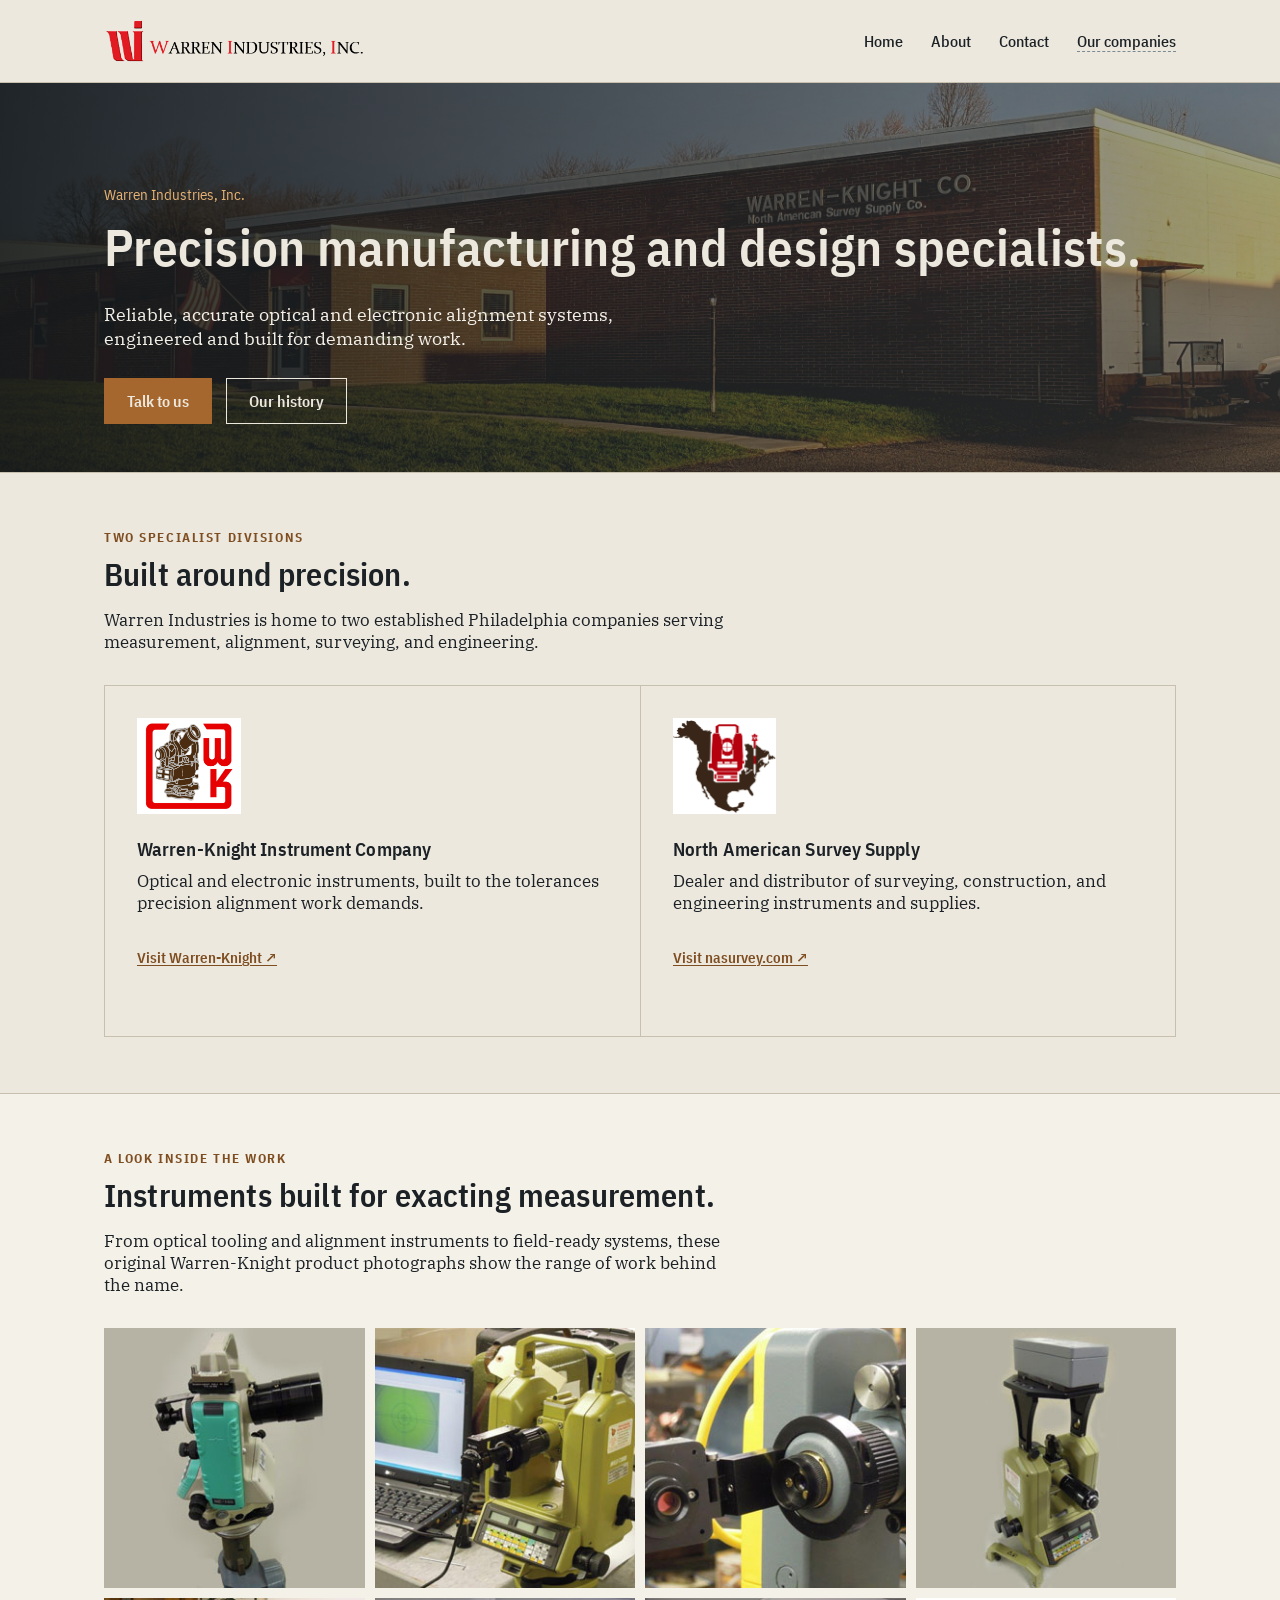
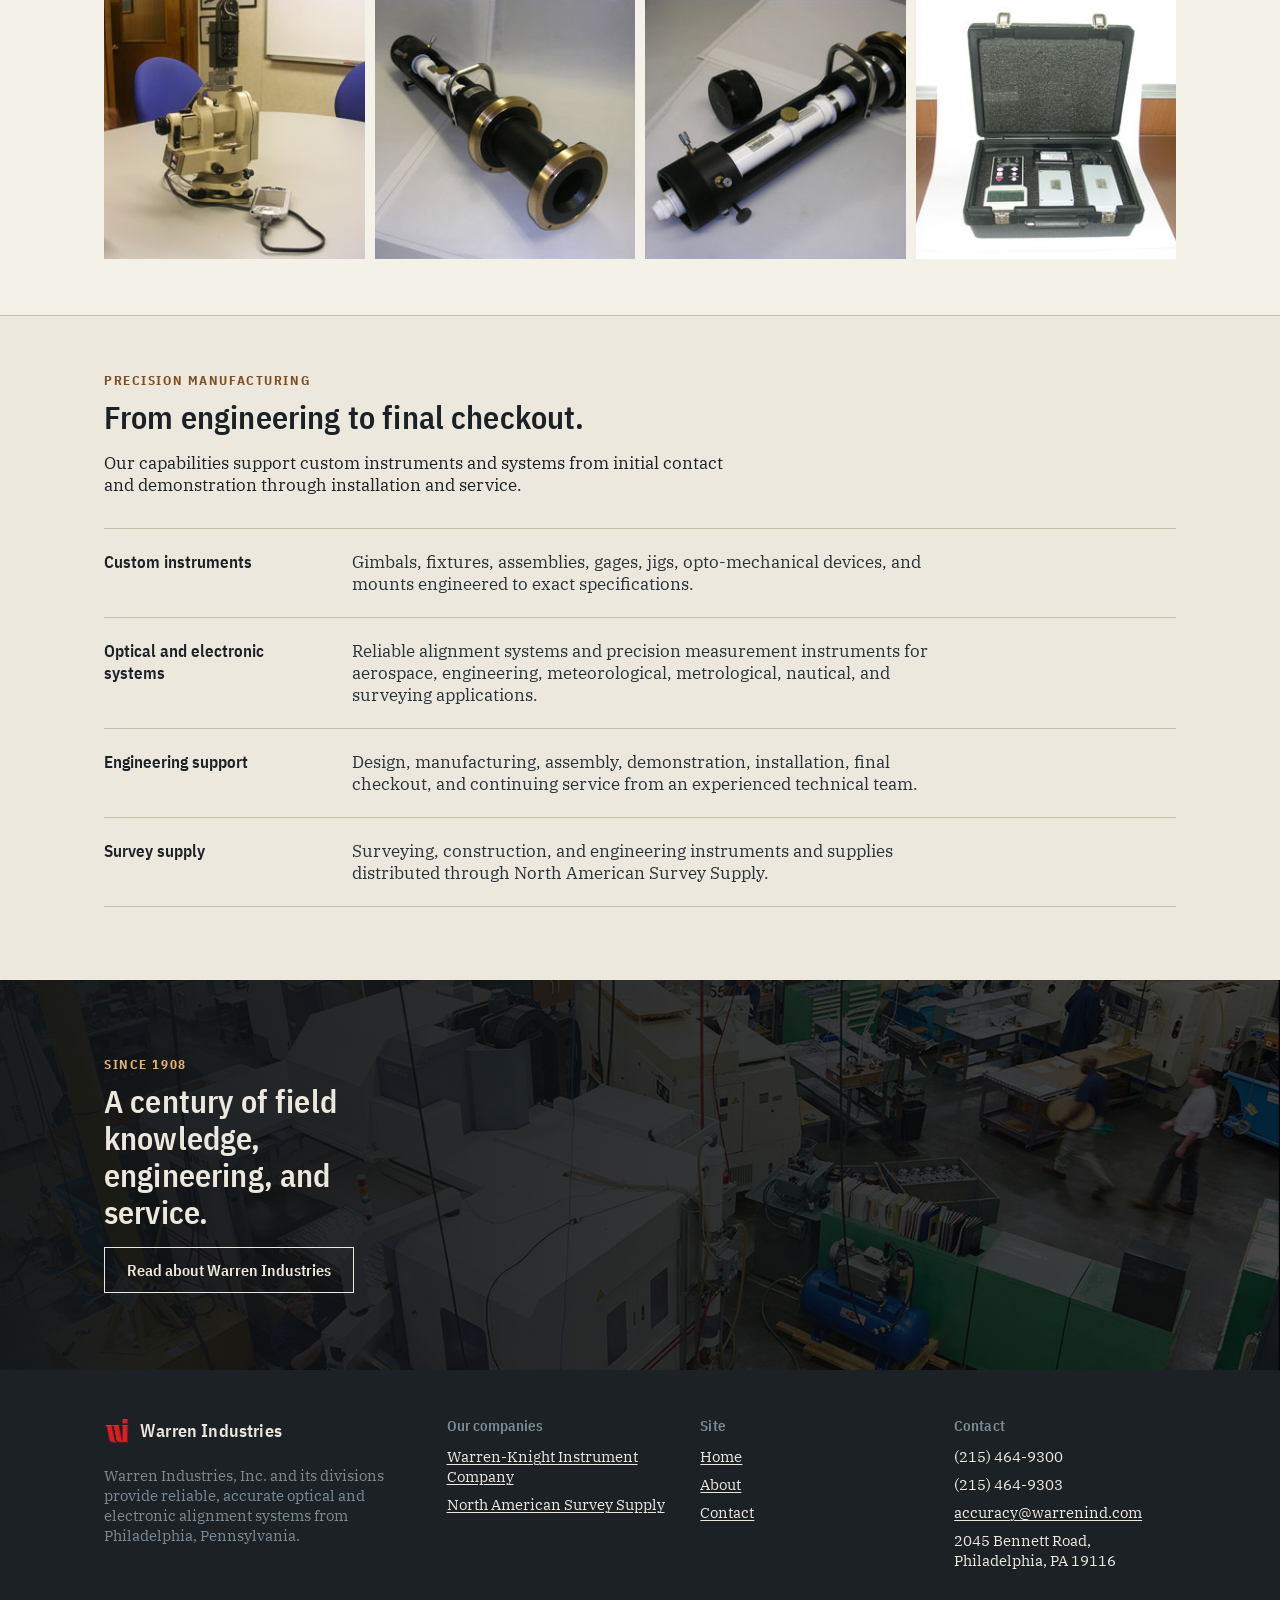
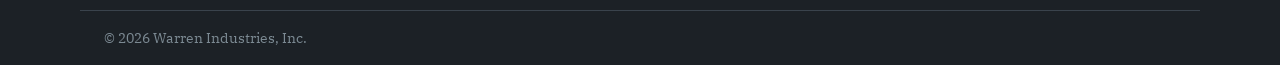
<file: index.html>
<!doctype html>
<html lang="en">
<head>
  <meta charset="utf-8">
  <meta name="viewport" content="width=device-width, initial-scale=1">
  <title>Home · Warren Industries, Inc.</title>
  <meta name="description" content="Warren Industries designs and manufactures precision alignment systems and optical and electronic instruments.">
  <link rel="canonical" href="https://warrenind.com/">
  <meta name="theme-color" content="#1c2126">
  <meta property="og:type" content="website">
  <meta property="og:site_name" content="Warren Industries, Inc.">
  <meta property="og:title" content="Home · Warren Industries, Inc.">
  <meta property="og:description" content="Warren Industries designs and manufactures precision alignment systems and optical and electronic instruments.">
  <meta property="og:url" content="https://warrenind.com/">
  <link rel="icon" href="/images/original/wilogo-trans.png" type="image/png">
  <link rel="preconnect" href="https://fonts.googleapis.com">
  <link rel="preconnect" href="https://fonts.gstatic.com" crossorigin>
  <link href="https://fonts.googleapis.com/css2?family=IBM+Plex+Sans+Condensed:wght@500;600;700&family=IBM+Plex+Serif:ital,wght@0,400;0,500;1,400&display=swap" rel="stylesheet">
  <link rel="stylesheet" href="/css/style.css">
</head>
<body>
  <header class="site-header">
  <div class="wrap site-header__row">
    <a class="brand" href="/">
      <img class="brand__wordmark" src="/images/original/WI-top-logo&text.png" alt="Warren Industries, Inc.">
    </a>

    <nav class="site-nav" aria-label="Primary">
      <ul>
        
        <li><a href="/">Home</a></li>
        
        <li><a href="/about/">About</a></li>
        
        <li><a href="/contact/">Contact</a></li>
        
        <li class="site-nav__divisions">
          <span class="site-nav__divisions-label" tabindex="0">Our companies</span>
          <ul class="site-nav__submenu">
            
            <li><a href="https://www.warrenknight.com" target="_blank" rel="noopener">Warren-Knight Instrument Company</a></li>
            
            <li><a href="https://www.nasurvey.com" target="_blank" rel="noopener">North American Survey Supply</a></li>
            
          </ul>
        </li>
      </ul>
    </nav>
  </div>
</header>

  <main>
    <section class="page-hero page-hero--image">
  <img src="/images/original/facility-20221208_1246.jpg" alt="Warren-Knight Instrument Company facility in Philadelphia">
  <div class="wrap">
    <p class="hero__eyebrow">Warren Industries, Inc.</p>
    <h1>Precision manufacturing and design specialists.</h1>
    <p class="lede">Reliable, accurate optical and electronic alignment systems, engineered and built for demanding work.</p>
    <div class="hero__actions">
      <a class="btn btn--brass" href="/contact/">Talk to us</a>
      <a class="btn btn--light" href="/about/">Our history</a>
    </div>
  </div>
</section>

<section class="section">
  <div class="wrap">
    <div class="section__intro">
      <p class="section__kicker">Two specialist divisions</p>
      <h2>Built around precision.</h2>
      <p>Warren Industries is home to two established Philadelphia companies serving measurement, alignment, surveying, and engineering.</p>
    </div>
    <div class="divisions divisions--visual">
      <article class="division">
        <img src="/images/original/warren-knight-logo.jpg" alt="Warren-Knight Instrument Company logo">
        <h3 class="division__name">Warren-Knight Instrument Company</h3>
        <p>Optical and electronic instruments, built to the tolerances precision alignment work demands.</p>
        <a class="division__link" href="https://www.warrenknight.com" target="_blank" rel="noopener">Visit Warren-Knight &#8599;</a>
      </article>
      <article class="division">
        <img src="/images/original/nass-logo.png" alt="North American Survey Supply logo">
        <h3 class="division__name">North American Survey Supply</h3>
        <p>Dealer and distributor of surveying, construction, and engineering instruments and supplies.</p>
        <a class="division__link" href="https://www.nasurvey.com" target="_blank" rel="noopener">Visit nasurvey.com &#8599;</a>
      </article>
    </div>
  </div>
</section>

<section class="section section--gallery">
  <div class="wrap">
    <div class="section__intro">
      <p class="section__kicker">A look inside the work</p>
      <h2>Instruments built for exacting measurement.</h2>
      <p>From optical tooling and alignment instruments to field-ready systems, these original Warren-Knight product photographs show the range of work behind the name.</p>
    </div>
    <div class="image-grid">
      <figure class="image-grid__item">
        <img src="/images/original/feat-1.jpg" alt="Precision surveying instrument">
      </figure>
      <figure class="image-grid__item">
        <img src="/images/original/feat-2.jpg" alt="Surveying instrument aligned with a computer display">
      </figure>
      <figure class="image-grid__item">
        <img src="/images/original/feat-3.jpg" alt="Optical measurement equipment">
      </figure>
      <figure class="image-grid__item">
        <img src="/images/original/feat-4.jpg" alt="Precision instrument on a tripod">
      </figure>
      <figure class="image-grid__item">
        <img src="/images/original/feat-5.jpg" alt="Survey instrument in a meeting room">
      </figure>
      <figure class="image-grid__item">
        <img src="/images/original/feat-6.jpg" alt="Optical alignment assembly">
      </figure>
      <figure class="image-grid__item">
        <img src="/images/original/feat-7.jpg" alt="Instrument assembly with optical housing">
      </figure>
      <figure class="image-grid__item">
        <img src="/images/original/feat-8.jpg" alt="Survey instrument accessories and case">
      </figure>
    </div>
  </div>
</section>


<section class="section">
  <div class="wrap">
    <div class="section__intro">
      <p class="section__kicker">Precision manufacturing</p>
      <h2>From engineering to final checkout.</h2>
      <p>Our capabilities support custom instruments and systems from initial contact and demonstration through installation and service.</p>
    </div>
    <dl class="datasheet">
      <div class="datasheet__row">
        <dt>Custom instruments</dt>
        <dd>Gimbals, fixtures, assemblies, gages, jigs, opto-mechanical devices, and mounts engineered to exact specifications.</dd>
      </div>
      <div class="datasheet__row">
        <dt>Optical and electronic systems</dt>
        <dd>Reliable alignment systems and precision measurement instruments for aerospace, engineering, meteorological, metrological, nautical, and surveying applications.</dd>
      </div>
      <div class="datasheet__row">
        <dt>Engineering support</dt>
        <dd>Design, manufacturing, assembly, demonstration, installation, final checkout, and continuing service from an experienced technical team.</dd>
      </div>
      <div class="datasheet__row">
        <dt>Survey supply</dt>
        <dd>Surveying, construction, and engineering instruments and supplies distributed through North American Survey Supply.</dd>
      </div>
    </dl>
  </div>
</section>

<section class="image-band">
  <img src="/images/original/manufacturing-floor.jpg" alt="Warren Industries manufacturing floor with precision machining equipment">
  <div class="wrap image-band__content">
    <p class="section__kicker">Since 1908</p>
    <h2>A century of field knowledge, engineering, and service.</h2>
    <a class="btn btn--light" href="/about/">Read about Warren Industries</a>
  </div>
</section>

  </main>
  <footer class="site-footer">
  <div class="wrap site-footer__grid">
    <div>
      <div class="brand brand--footer">
        <img class="brand__mark" src="/images/original/wilogo-trans.png" alt="">
        <span class="brand__name">Warren Industries</span>
      </div>
      <p class="site-footer__about">
        Warren Industries, Inc. and its divisions provide reliable, accurate optical
        and electronic alignment systems from Philadelphia, Pennsylvania.
      </p>
    </div>

    <div>
      <h2 class="site-footer__heading">Our companies</h2>
      <ul class="site-footer__list">
        
        <li><a href="https://www.warrenknight.com" target="_blank" rel="noopener">Warren-Knight Instrument Company</a></li>
        
        <li><a href="https://www.nasurvey.com" target="_blank" rel="noopener">North American Survey Supply</a></li>
        
      </ul>
    </div>

    <div>
      <h2 class="site-footer__heading">Site</h2>
      <ul class="site-footer__list">
        
        <li><a href="/">Home</a></li>
        
        <li><a href="/about/">About</a></li>
        
        <li><a href="/contact/">Contact</a></li>
        
      </ul>
    </div>

    <div>
      <h2 class="site-footer__heading">Contact</h2>
      <ul class="site-footer__list">
        <li>(215) 464-9300</li>
        <li>(215) 464-9303</li>
        <li><a href="mailto:accuracy@warrenind.com">accuracy@warrenind.com</a></li>
        <li>2045 Bennett Road, Philadelphia, PA 19116</li>
      </ul>
    </div>
  </div>

  <div class="wrap site-footer__bottom">
    <span>&copy; 2026 Warren Industries, Inc.</span>
  </div>
</footer>

</body>
</html>
</file>
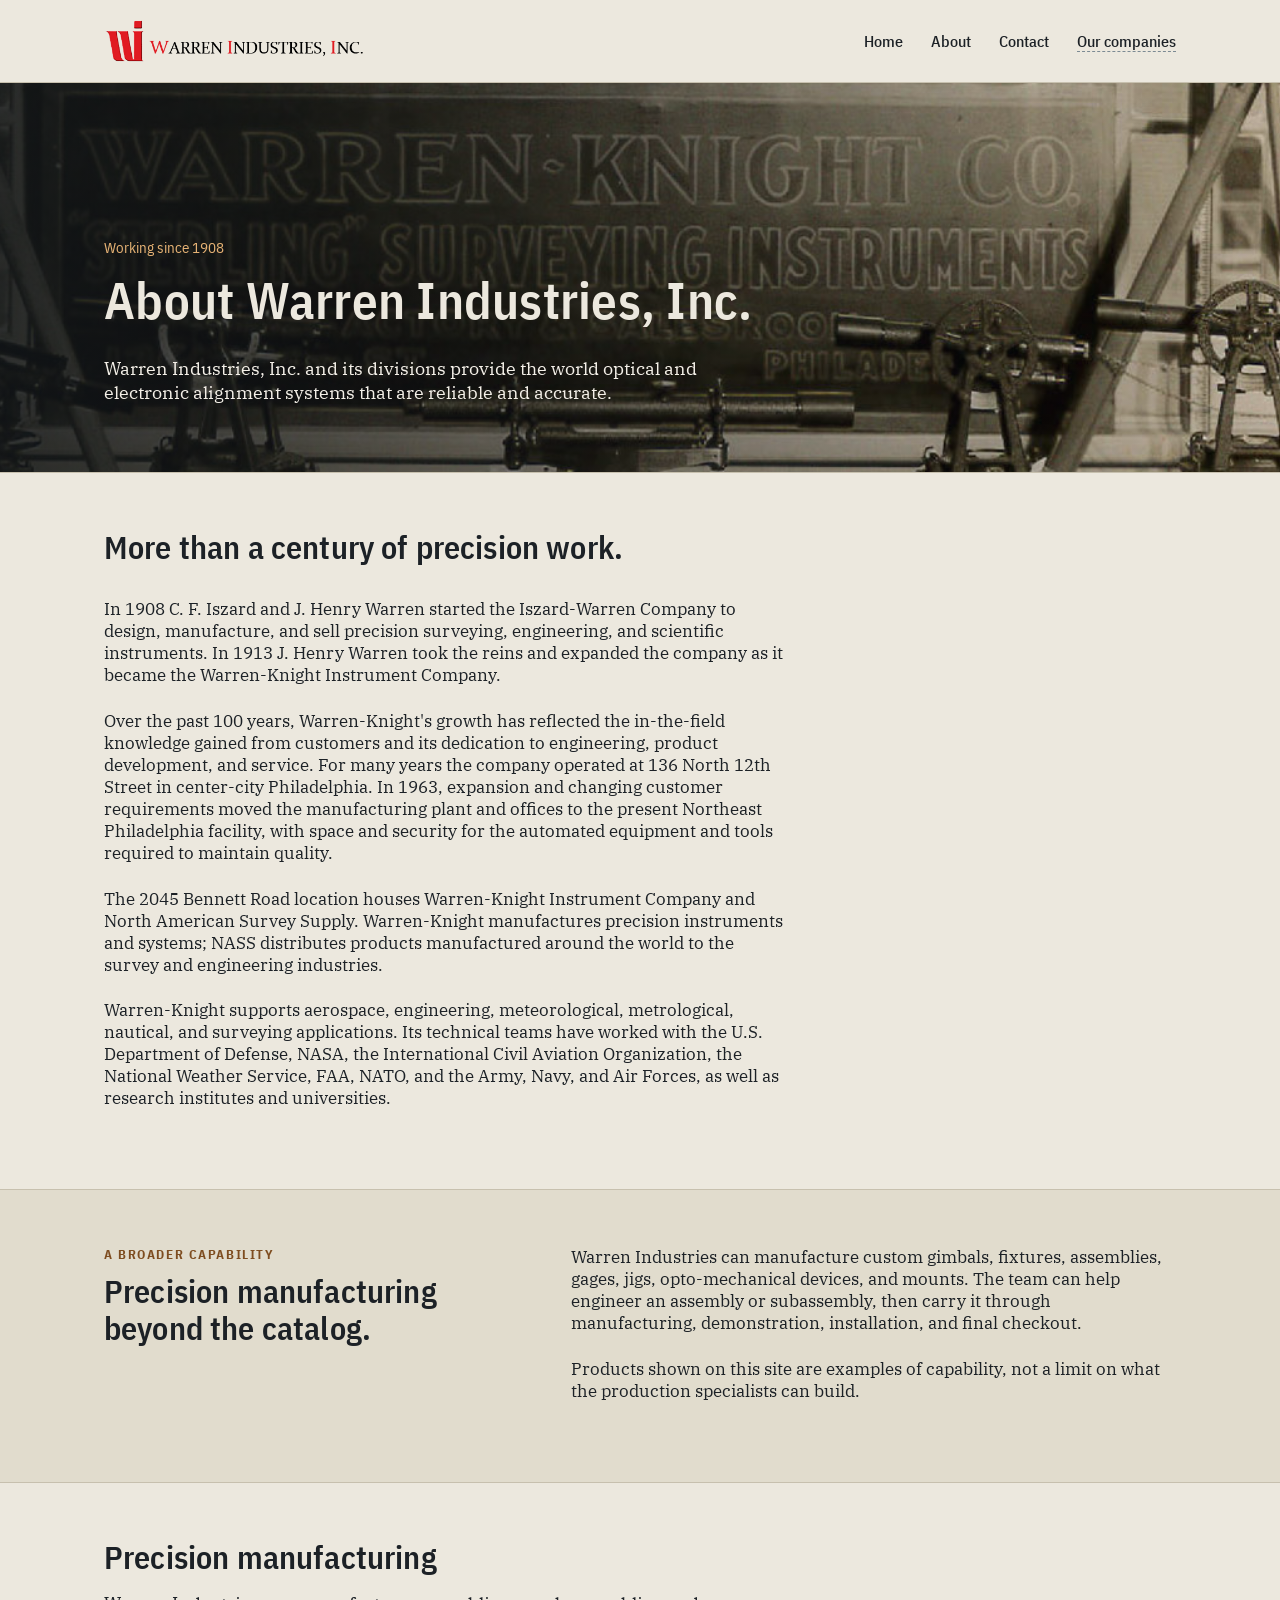
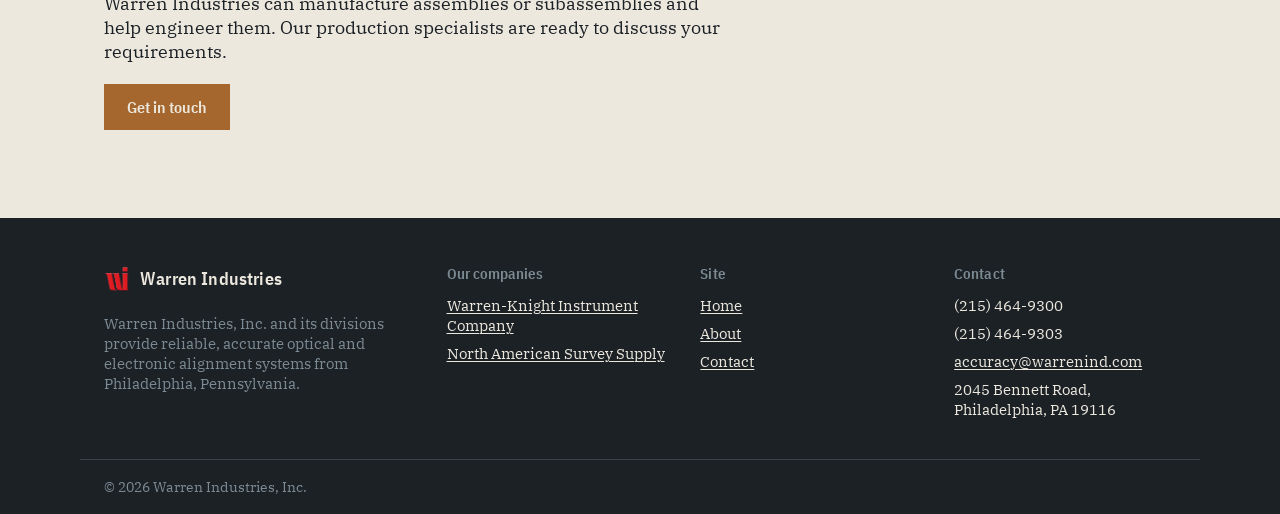
<file: about/index.html>
<!doctype html>
<html lang="en">
<head>
  <meta charset="utf-8">
  <meta name="viewport" content="width=device-width, initial-scale=1">
  <title>About · Warren Industries, Inc.</title>
  <meta name="description" content="About Warren Industries, Inc. and its divisions.">
  <link rel="canonical" href="https://warrenind.com/about/">
  <meta name="theme-color" content="#1c2126">
  <meta property="og:type" content="website">
  <meta property="og:site_name" content="Warren Industries, Inc.">
  <meta property="og:title" content="About · Warren Industries, Inc.">
  <meta property="og:description" content="About Warren Industries, Inc. and its divisions.">
  <meta property="og:url" content="https://warrenind.com/about/">
  <link rel="icon" href="/images/original/wilogo-trans.png" type="image/png">
  <link rel="preconnect" href="https://fonts.googleapis.com">
  <link rel="preconnect" href="https://fonts.gstatic.com" crossorigin>
  <link href="https://fonts.googleapis.com/css2?family=IBM+Plex+Sans+Condensed:wght@500;600;700&family=IBM+Plex+Serif:ital,wght@0,400;0,500;1,400&display=swap" rel="stylesheet">
  <link rel="stylesheet" href="/css/style.css">
</head>
<body>
  <header class="site-header">
  <div class="wrap site-header__row">
    <a class="brand" href="/">
      <img class="brand__wordmark" src="/images/original/WI-top-logo&text.png" alt="Warren Industries, Inc.">
    </a>

    <nav class="site-nav" aria-label="Primary">
      <ul>
        
        <li><a href="/">Home</a></li>
        
        <li><a href="/about/">About</a></li>
        
        <li><a href="/contact/">Contact</a></li>
        
        <li class="site-nav__divisions">
          <span class="site-nav__divisions-label" tabindex="0">Our companies</span>
          <ul class="site-nav__submenu">
            
            <li><a href="https://www.warrenknight.com" target="_blank" rel="noopener">Warren-Knight Instrument Company</a></li>
            
            <li><a href="https://www.nasurvey.com" target="_blank" rel="noopener">North American Survey Supply</a></li>
            
          </ul>
        </li>
      </ul>
    </nav>
  </div>
</header>

  <main>
    <section class="page-hero page-hero--image">
  <img src="/images/original/about-us-bg.jpg" alt="Historic Warren-Knight surveying instruments">
  <div class="wrap">
    <p class="hero__eyebrow">Working since 1908</p>
    <h1>About Warren Industries, Inc.</h1>
    <p class="lede">
      Warren Industries, Inc. and its divisions provide the world optical and electronic alignment systems that are reliable and accurate.
    </p>
  </div>
</section>

<section class="section">
  <div class="wrap">
    <div class="section__intro">
      <h2>More than a century of precision work.</h2>
    </div>
    <div class="prose">
      <p>In 1908 C. F. Iszard and J. Henry Warren started the Iszard-Warren Company to design, manufacture, and sell precision surveying, engineering, and scientific instruments. In 1913 J. Henry Warren took the reins and expanded the company as it became the Warren-Knight Instrument Company.</p>
      <p>Over the past 100 years, Warren-Knight's growth has reflected the in-the-field knowledge gained from customers and its dedication to engineering, product development, and service. For many years the company operated at 136 North 12th Street in center-city Philadelphia. In 1963, expansion and changing customer requirements moved the manufacturing plant and offices to the present Northeast Philadelphia facility, with space and security for the automated equipment and tools required to maintain quality.</p>
      <p>The 2045 Bennett Road location houses Warren-Knight Instrument Company and North American Survey Supply. Warren-Knight manufactures precision instruments and systems; NASS distributes products manufactured around the world to the survey and engineering industries.</p>
      <p>Warren-Knight supports aerospace, engineering, meteorological, metrological, nautical, and surveying applications. Its technical teams have worked with the U.S. Department of Defense, NASA, the International Civil Aviation Organization, the National Weather Service, FAA, NATO, and the Army, Navy, and Air Forces, as well as research institutes and universities.</p>
    </div>
  </div>
</section>

<section class="section section--muted">
  <div class="wrap split-section">
    <div>
      <p class="section__kicker">A broader capability</p>
      <h2>Precision manufacturing beyond the catalog.</h2>
    </div>
    <div class="prose">
      <p>Warren Industries can manufacture custom gimbals, fixtures, assemblies, gages, jigs, opto-mechanical devices, and mounts. The team can help engineer an assembly or subassembly, then carry it through manufacturing, demonstration, installation, and final checkout.</p>
      <p>Products shown on this site are examples of capability, not a limit on what the production specialists can build.</p>
    </div>
  </div>
</section>

<section class="section">
  <div class="wrap">
    <div class="section__intro">
      <h2>Precision manufacturing</h2>
      <p class="lede">Warren Industries can manufacture assemblies or subassemblies and help engineer them. Our production specialists are ready to discuss your requirements.</p>
      <a class="btn btn--brass" href="/contact/">Get in touch</a>
    </div>
  </div>
</section>

  </main>
  <footer class="site-footer">
  <div class="wrap site-footer__grid">
    <div>
      <div class="brand brand--footer">
        <img class="brand__mark" src="/images/original/wilogo-trans.png" alt="">
        <span class="brand__name">Warren Industries</span>
      </div>
      <p class="site-footer__about">
        Warren Industries, Inc. and its divisions provide reliable, accurate optical
        and electronic alignment systems from Philadelphia, Pennsylvania.
      </p>
    </div>

    <div>
      <h2 class="site-footer__heading">Our companies</h2>
      <ul class="site-footer__list">
        
        <li><a href="https://www.warrenknight.com" target="_blank" rel="noopener">Warren-Knight Instrument Company</a></li>
        
        <li><a href="https://www.nasurvey.com" target="_blank" rel="noopener">North American Survey Supply</a></li>
        
      </ul>
    </div>

    <div>
      <h2 class="site-footer__heading">Site</h2>
      <ul class="site-footer__list">
        
        <li><a href="/">Home</a></li>
        
        <li><a href="/about/">About</a></li>
        
        <li><a href="/contact/">Contact</a></li>
        
      </ul>
    </div>

    <div>
      <h2 class="site-footer__heading">Contact</h2>
      <ul class="site-footer__list">
        <li>(215) 464-9300</li>
        <li>(215) 464-9303</li>
        <li><a href="mailto:accuracy@warrenind.com">accuracy@warrenind.com</a></li>
        <li>2045 Bennett Road, Philadelphia, PA 19116</li>
      </ul>
    </div>
  </div>

  <div class="wrap site-footer__bottom">
    <span>&copy; 2026 Warren Industries, Inc.</span>
  </div>
</footer>

</body>
</html>
</file>
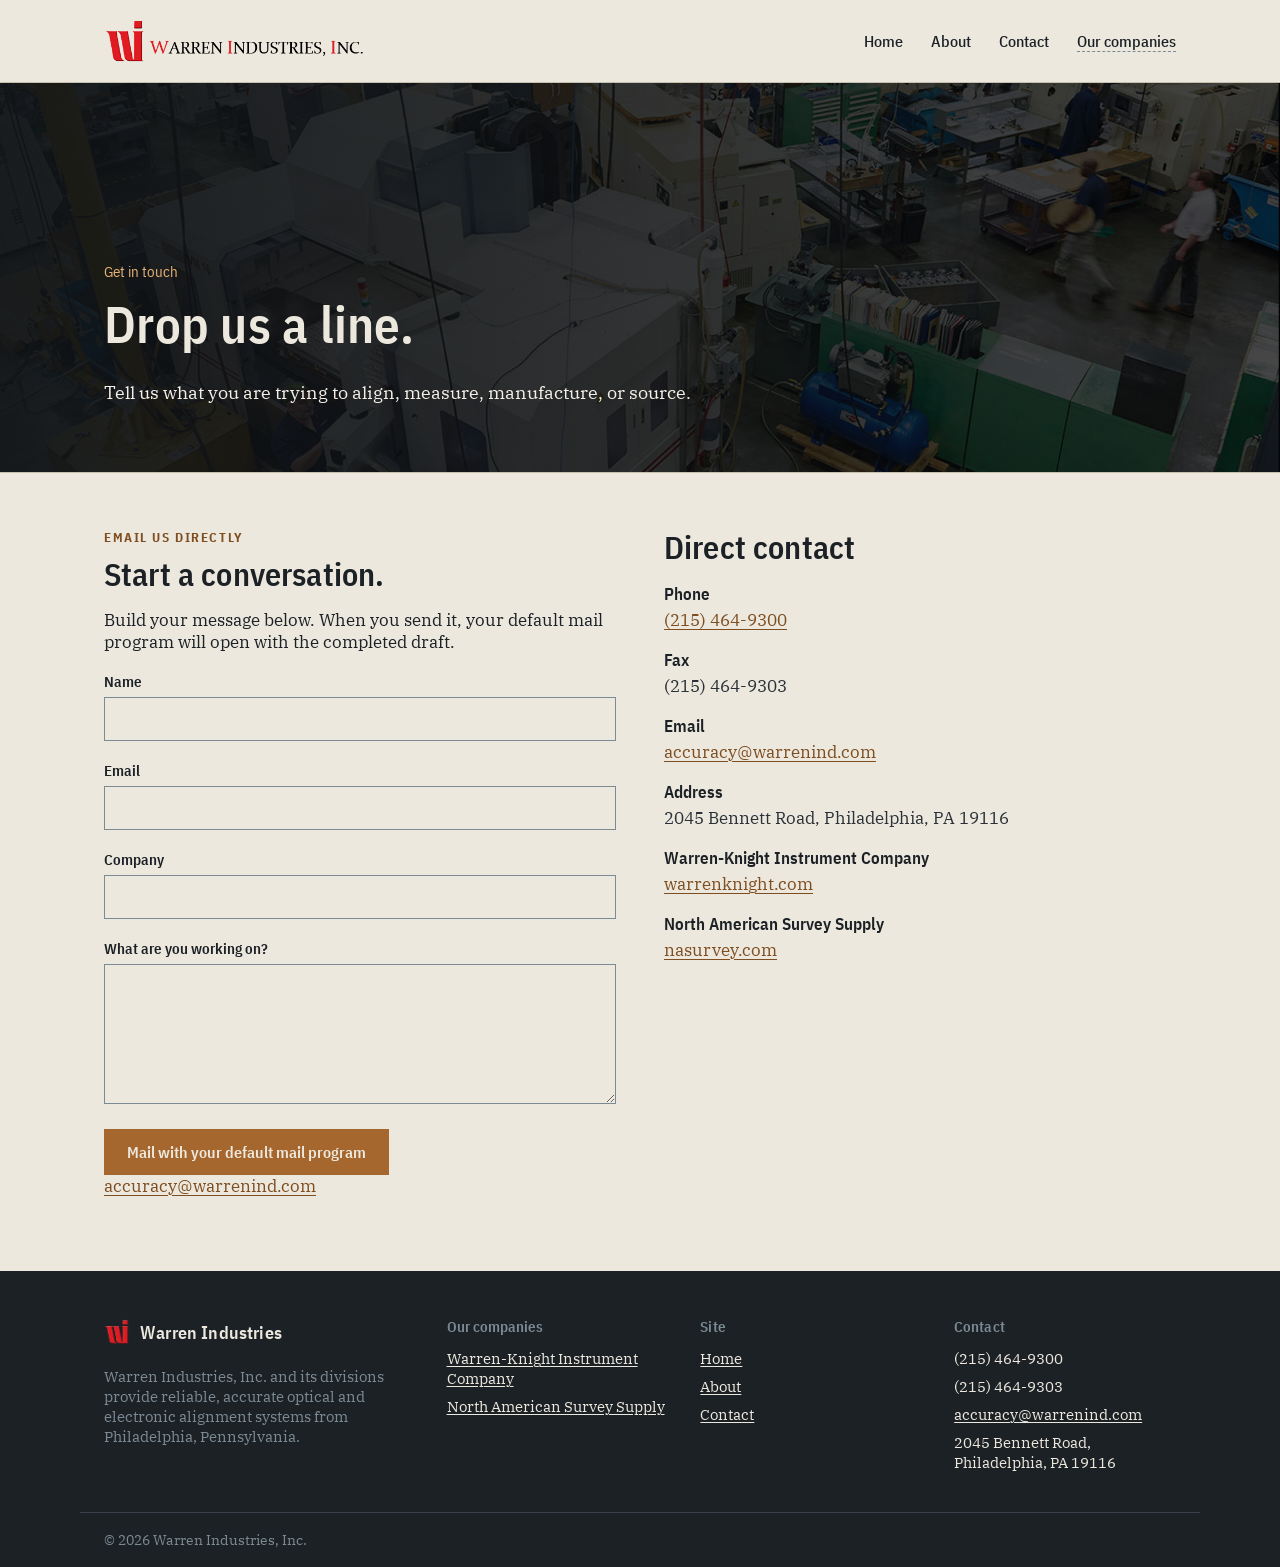
<file: contact/index.html>
<!doctype html>
<html lang="en">
<head>
  <meta charset="utf-8">
  <meta name="viewport" content="width=device-width, initial-scale=1">
  <title>Contact · Warren Industries, Inc.</title>
  <meta name="description" content="Get in touch with Warren Industries, Inc.">
  <link rel="canonical" href="https://warrenind.com/contact/">
  <meta name="theme-color" content="#1c2126">
  <meta property="og:type" content="website">
  <meta property="og:site_name" content="Warren Industries, Inc.">
  <meta property="og:title" content="Contact · Warren Industries, Inc.">
  <meta property="og:description" content="Get in touch with Warren Industries, Inc.">
  <meta property="og:url" content="https://warrenind.com/contact/">
  <link rel="icon" href="/images/original/wilogo-trans.png" type="image/png">
  <link rel="preconnect" href="https://fonts.googleapis.com">
  <link rel="preconnect" href="https://fonts.gstatic.com" crossorigin>
  <link href="https://fonts.googleapis.com/css2?family=IBM+Plex+Sans+Condensed:wght@500;600;700&family=IBM+Plex+Serif:ital,wght@0,400;0,500;1,400&display=swap" rel="stylesheet">
  <link rel="stylesheet" href="/css/style.css">
</head>
<body>
  <header class="site-header">
  <div class="wrap site-header__row">
    <a class="brand" href="/">
      <img class="brand__wordmark" src="/images/original/WI-top-logo&text.png" alt="Warren Industries, Inc.">
    </a>

    <nav class="site-nav" aria-label="Primary">
      <ul>
        
        <li><a href="/">Home</a></li>
        
        <li><a href="/about/">About</a></li>
        
        <li><a href="/contact/">Contact</a></li>
        
        <li class="site-nav__divisions">
          <span class="site-nav__divisions-label" tabindex="0">Our companies</span>
          <ul class="site-nav__submenu">
            
            <li><a href="https://www.warrenknight.com" target="_blank" rel="noopener">Warren-Knight Instrument Company</a></li>
            
            <li><a href="https://www.nasurvey.com" target="_blank" rel="noopener">North American Survey Supply</a></li>
            
          </ul>
        </li>
      </ul>
    </nav>
  </div>
</header>

  <main>
    <section class="page-hero page-hero--image">
  <img src="/images/original/manufacturing-floor.jpg" alt="Warren Industries manufacturing floor with precision machining equipment">
  <div class="wrap">
    <p class="hero__eyebrow">Get in touch</p>
    <h1>Drop us a line.</h1>
    <p class="lede">Tell us what you are trying to align, measure, manufacture, or source.</p>
  </div>
</section>

<section class="section">
  <div class="wrap contact-grid">
    <form id="contact-form" class="contact-mail">
      <p class="section__kicker">Email us directly</p>
      <h2>Start a conversation.</h2>
      <p>Build your message below. When you send it, your default mail program will open with the completed draft.</p>
      <div class="field">
        <label for="name">Name</label>
        <input id="name" name="name" type="text" required>
      </div>
      <div class="field">
        <label for="email">Email</label>
        <input id="email" name="email" type="email" required>
      </div>
      <div class="field">
        <label for="company">Company</label>
        <input id="company" name="company" type="text">
      </div>
      <div class="field">
        <label for="message">What are you working on?</label>
        <textarea id="message" name="message" required></textarea>
      </div>
      <button class="btn btn--brass" type="submit">Mail with your default mail program</button>
      <p class="contact-mail__address"><a href="mailto:accuracy@warrenind.com">accuracy@warrenind.com</a></p>
    </form>

    <div>
      <h2>Direct contact</h2>
      <dl class="contact-details">
        <dt>Phone</dt>
        <dd><a href="tel:+12154649300">(215) 464-9300</a></dd>
        <dt>Fax</dt>
        <dd>(215) 464-9303</dd>
        <dt>Email</dt>
        <dd><a href="mailto:accuracy@warrenind.com">accuracy@warrenind.com</a></dd>
        <dt>Address</dt>
        <dd>2045 Bennett Road, Philadelphia, PA 19116</dd>
        <dt>Warren-Knight Instrument Company</dt>
        <dd><a href="https://www.warrenknight.com" target="_blank" rel="noopener">warrenknight.com</a></dd>
        <dt>North American Survey Supply</dt>
        <dd><a href="https://www.nasurvey.com" target="_blank" rel="noopener">nasurvey.com</a></dd>
      </dl>
    </div>
  </div>
</section>

<script>
  document.querySelector("#contact-form").addEventListener("submit", function (event) {
    event.preventDefault();
    const form = new FormData(event.currentTarget);
    const name = form.get("name");
    const email = form.get("email");
    const company = form.get("company") || "Not provided";
    const message = form.get("message");
    const body = [
      `Name: ${name}`,
      `Email: ${email}`,
      `Company: ${company}`,
      "",
      message
    ].join("\n");
    const mailto = "mailto:accuracy@warrenind.com"
      + "?subject=" + encodeURIComponent("Warren Industries inquiry")
      + "&body=" + encodeURIComponent(body);
    window.location.href = mailto;
  });
</script>

  </main>
  <footer class="site-footer">
  <div class="wrap site-footer__grid">
    <div>
      <div class="brand brand--footer">
        <img class="brand__mark" src="/images/original/wilogo-trans.png" alt="">
        <span class="brand__name">Warren Industries</span>
      </div>
      <p class="site-footer__about">
        Warren Industries, Inc. and its divisions provide reliable, accurate optical
        and electronic alignment systems from Philadelphia, Pennsylvania.
      </p>
    </div>

    <div>
      <h2 class="site-footer__heading">Our companies</h2>
      <ul class="site-footer__list">
        
        <li><a href="https://www.warrenknight.com" target="_blank" rel="noopener">Warren-Knight Instrument Company</a></li>
        
        <li><a href="https://www.nasurvey.com" target="_blank" rel="noopener">North American Survey Supply</a></li>
        
      </ul>
    </div>

    <div>
      <h2 class="site-footer__heading">Site</h2>
      <ul class="site-footer__list">
        
        <li><a href="/">Home</a></li>
        
        <li><a href="/about/">About</a></li>
        
        <li><a href="/contact/">Contact</a></li>
        
      </ul>
    </div>

    <div>
      <h2 class="site-footer__heading">Contact</h2>
      <ul class="site-footer__list">
        <li>(215) 464-9300</li>
        <li>(215) 464-9303</li>
        <li><a href="mailto:accuracy@warrenind.com">accuracy@warrenind.com</a></li>
        <li>2045 Bennett Road, Philadelphia, PA 19116</li>
      </ul>
    </div>
  </div>

  <div class="wrap site-footer__bottom">
    <span>&copy; 2026 Warren Industries, Inc.</span>
  </div>
</footer>

</body>
</html>
</file>
<file: css/style.css>
/* ---------------------------------------------------------------
   Warren Industries — design tokens
   Palette grounded in optical/survey instrument hardware: graphite
   bodies, steel housings, brass fittings, and the paper of a
   technical drawing.
   --------------------------------------------------------------- */
:root {
  --ink: #1c2126;
  --ink-soft: #2a3138;
  --paper: #ece8de;
  --panel: #e1dccd;
  --steel: #4a5560;
  --steel-light: #7c8a93;
  --brass: #a6672e;
  --brass-deep: #7e4d20;
  --line: #c7c0ae;
  --line-dark: #3a434c;
  --font-display: "IBM Plex Sans Condensed", "Arial Narrow", sans-serif;
  --font-body: "IBM Plex Serif", Georgia, serif;
  --measure: 62ch;
  --wrap: 70rem;
}

* { box-sizing: border-box; }

html {
  -webkit-text-size-adjust: 100%;
}

body {
  margin: 0;
  background: var(--paper);
  color: var(--ink);
  font-family: var(--font-body);
  font-size: 1.0625rem;
}

img { max-width: 100%; display: block; }

a {
  color: var(--brass-deep);
  text-decoration-thickness: .0625rem;
  text-underline-offset: .15em;
}
a:hover { color: var(--brass); }

:focus-visible { outline: .125rem solid var(--brass); outline-offset: .125rem; }

.wrap {
  max-width: var(--wrap);
  margin-inline: auto;
  padding-inline: clamp(1rem, 3vw, 1.5rem);
}

h1, h2, h3 {
  font-family: var(--font-display);
  font-weight: 600;
  line-height: 1.15;
  letter-spacing: 0.005em;
  margin: 0 0 0.5em;
}

h1 { font-size: clamp(2.1rem, 1.6rem + 2vw, 3.3rem); }
h2 { font-size: clamp(1.5rem, 1.3rem + 1vw, 2rem); }
h3 { font-size: 1.15rem; }

p { margin: 0 0 1.1em; }
p.lede {
  font-size: 1.15rem;
  max-width: var(--measure);
}

@media (prefers-reduced-motion: reduce) {
  * { animation: none !important; transition: none !important; }
}

/* ---------------------------------------------------------------
   Header
   --------------------------------------------------------------- */
.site-header {
  border-bottom: .0625rem solid var(--line);
  background: var(--paper);
  position: relative;
  z-index: 20;
}

.site-header__row {
  display: flex;
  align-items: center;
  justify-content: space-between;
  padding-block: 1.125rem;
  gap: 1.5rem;
}
.brand {
  display: inline-flex;
  align-items: center;
  gap: .625rem;
  color: var(--ink);
  text-decoration: none;
}
.brand__mark { width: 1.625rem; height: 1.625rem; color: var(--brass); flex-shrink: 0; }
.brand__wordmark { width: min(16.25rem, 42vw); height: auto; display: block; }
.brand__name {
  font-family: var(--font-display);
  font-weight: 600;
  font-size: 1.1rem;
  letter-spacing: .01em;
}

.site-nav ul {
  list-style: none;
  display: flex;
  align-items: center;
  gap: 1.75rem;
  margin: 0;
  padding: 0;
  font-family: var(--font-display);
  font-weight: 500;
  font-size: 0.98rem;
}

.site-nav a { color: var(--ink); text-decoration: none; }
.site-nav a:hover { color: var(--brass-deep); }
.site-nav__divisions { position: relative; }
.site-nav__divisions-label {
  cursor: default;
  border-bottom: .0625rem dashed var(--steel-light);
}
.site-nav ul.site-nav__submenu {
  display: none;
  position: absolute;
  top: 100%;
  right: 0;
  margin-top: 0;
  min-width: 16.25rem;
  background: var(--paper);
  border: .0625rem solid var(--line);
  padding: .875rem 0 .375rem;
  list-style: none;
}
.site-nav__submenu li a {
  display: block;
  padding: .625rem 1rem;
  white-space: nowrap;
}
.site-nav__submenu li a:hover { background: var(--panel); }
.site-nav__divisions:hover > .site-nav__submenu,
.site-nav__divisions:focus-within > .site-nav__submenu {
  display: block;
}

@media (max-width: 45em) {
  .site-header__row { flex-direction: column; align-items: flex-start; gap: .75rem; }
  .site-nav ul { flex-wrap: wrap; gap: 1rem 1.375rem; }
  .site-nav ul.site-nav__submenu { position: static; margin-top: .5rem; border: none; padding-left: 0; }
}

/* ---------------------------------------------------------------
   Hero
   --------------------------------------------------------------- */
.hero {
  border-bottom: .0625rem solid var(--line);
  padding-block: 4rem;
}
.hero__row {
  display: grid;
  grid-template-columns: 1.2fr .8fr;
  gap: 3rem;
  align-items: center;
}
.hero__eyebrow {
  color: var(--steel);
  font-family: var(--font-display);
  font-size: 0.95rem;
  margin: 0 0 .875rem;
}
.hero p.lede { color: var(--ink-soft); }
.hero__actions {
  display: flex;
  gap: .875rem;
  margin-top: 1.75rem;
  flex-wrap: wrap;
}

.btn {
  display: inline-block;
  font-family: var(--font-display);
  font-weight: 600;
  font-size: 0.98rem;
  padding: .75rem 1.375rem;
  border: .0625rem solid var(--ink);
  text-decoration: none;
  color: var(--ink);
}
.btn:hover { background: var(--ink); color: var(--paper); }
.btn--brass {
  background: var(--brass);
  border-color: var(--brass);
  color: var(--paper);
}
.btn--brass:hover { background: var(--brass-deep); border-color: var(--brass-deep); color: var(--paper); }

.reticle {
  width: 100%;
  height: auto;
  color: var(--steel);
}
.reticle .reticle__accent { color: var(--brass); }

.hero--image {
  position: relative;
  min-height: clamp(16.25rem, 20vw, 20.625rem);
  display: grid;
  align-items: end;
  overflow: hidden;
  color: var(--paper);
  background: var(--ink);
}
.hero__image,
.page-hero--image > img,
.image-band > img {
  position: absolute;
  inset: 0;
  width: 100%;
  height: 100%;
  object-fit: cover;
}
.hero__image { filter: saturate(.72); }
.hero--image::after,
.page-hero--image::after,
.image-band::after {
  content: "";
  position: absolute;
  inset: 0;
  background: linear-gradient(90deg, rgba(18, 22, 25, .86), rgba(18, 22, 25, .28) 72%, rgba(18, 22, 25, .1));
}
.hero__content,
.image-band__content,
.page-hero--image .wrap {
  position: relative;
  z-index: 1;
  width: 100%;
  padding-block: clamp(3rem, 8vw, 5.5rem);
}
.hero--image .hero__eyebrow,
.image-band .hero__eyebrow,
.page-hero--image .hero__eyebrow,
.image-band .section__kicker { color: #e7b375; }
.hero--image .lede,
.image-band .lede { color: #f4f0e8; max-width: 38ch; }
.btn--light { border-color: var(--paper); color: var(--paper); }
.btn--light:hover { background: var(--paper); color: var(--ink); }

@media (max-width: 53.75em) {
  .hero__row { grid-template-columns: 1fr; }
  .reticle { max-width: 16.25rem; margin-inline: auto; }
}

@media (max-width: 45em) {
  .hero--image { min-height: 24.375rem; }
}

/* ---------------------------------------------------------------
   Section rhythm
   --------------------------------------------------------------- */
.section { padding-block: 3.5rem; }
.section + .section { border-top: .0625rem solid var(--line); }
.section__intro { max-width: var(--measure); margin-bottom: 2rem; }
.section__kicker {
  margin-bottom: .625rem;
  color: var(--brass-deep);
  font-family: var(--font-display);
  font-size: .82rem;
  font-weight: 700;
  letter-spacing: .12em;
  text-transform: uppercase;
}
.section--muted { background: var(--panel); }
.split-section {
  display: grid;
  grid-template-columns: .8fr 1.2fr;
  gap: 4rem;
  align-items: start;
}
.section--gallery { background: #f4f1e9; }
.image-grid {
  display: grid;
  grid-template-columns: repeat(4, 1fr);
  gap: .625rem;
}
.image-grid__item {
  margin: 0;
  overflow: hidden;
  aspect-ratio: 1;
  background: var(--panel);
}
.image-grid__item img {
  width: 100%;
  height: 100%;
  object-fit: contain;
  transition: transform .35s ease;
}
.image-grid__item:hover img { transform: scale(1.04); }

/* ---------------------------------------------------------------
   Divisions (Warren-Knight / NASS)
   --------------------------------------------------------------- */
.divisions {
  display: grid;
  grid-template-columns: 1fr 1fr;
  border: .0625rem solid var(--line);
}
.division {
  padding: 2rem;
  border-left: .0625rem solid var(--line);
}
.division img {
  width: auto;
  height: 6rem;
  object-fit: contain;
  object-position: left center;
  margin-bottom: 1.5rem;
}
.divisions--visual .division { min-height: 21.875rem; }
.division:first-child { border-left: none; }
.division__name {
  font-family: var(--font-display);
  font-size: 1.2rem;
  font-weight: 600;
  margin: 0 0 .625rem;
}
.division__link {
  display: inline-block;
  margin-top: .875rem;
  font-family: var(--font-display);
  font-weight: 600;
  font-size: 0.95rem;
}

@media (max-width: 45em) {
  .divisions { grid-template-columns: 1fr; }
  .division { border-left: none; border-top: .0625rem solid var(--line); }
  .division:first-child { border-top: none; }
  .split-section { grid-template-columns: 1fr; gap: 1.5rem; }
  .image-grid { grid-template-columns: repeat(2, 1fr); }
}

/* ---------------------------------------------------------------
   Capability datasheet (replaces the old icon-card feature grid)
   --------------------------------------------------------------- */
.datasheet { border-top: .0625rem solid var(--line); }
.datasheet__row {
  display: grid;
  grid-template-columns: minmax(12rem, 14rem) 1fr;
  gap: 1.5rem;
  padding-block: 1.375rem;
  border-bottom: .0625rem solid var(--line);
}
.datasheet__row dt {
  font-family: var(--font-display);
  font-weight: 600;
}
.datasheet__row dd { margin: 0; color: var(--ink-soft); max-width: var(--measure); }

@media (max-width: 40em) {
  .datasheet__row { grid-template-columns: 1fr; gap: .375rem; }
}

.image-band {
  position: relative;
  min-height: clamp(20rem, 42vw, 24.375rem);
  display: grid;
  align-items: center;
  overflow: hidden;
  color: var(--paper);
  background: var(--ink);
}
.image-band__content { padding-block: clamp(3rem, 7vw, 4.5rem); }
.image-band h2 { max-width: 16ch; }
.page-hero {
  padding-block: 0;
  border-bottom: .0625rem solid var(--line);
}
.page-hero--image {
  position: relative;
  min-height: clamp(20rem, 42vw, 24.375rem);
  display: grid;
  align-items: end;
  overflow: hidden;
  color: var(--paper);
  background: var(--ink);
}
.page-hero--image .lede { color: #f4f0e8; max-width: 54ch; }
.page-hero--image .wrap { padding-block: clamp(2.5rem, 6vw, 3rem); }
.prose { max-width: 68ch; }
.prose p { margin-bottom: 1.4em; }

/* ---------------------------------------------------------------
   Contact
   --------------------------------------------------------------- */
.contact-grid {
  display: grid;
  grid-template-columns: 1fr 1fr;
  gap: 3rem;
}
@media (max-width: 48.75em) {
  .contact-grid { grid-template-columns: 1fr; }
}

.field { margin-bottom: 1.25rem; }
.field label {
  display: block;
  font-family: var(--font-display);
  font-weight: 600;
  font-size: 0.92rem;
  margin-bottom: .375rem;
}
.field input,
.field textarea {
  width: 100%;
  font-family: var(--font-body);
  font-size: 1rem;
  padding: .6875rem .75rem;
  border: .0625rem solid var(--steel-light);
  background: var(--paper);
  color: var(--ink);
}
.field input:focus,
.field textarea:focus { border-color: var(--brass); }
.field textarea { min-height: 8.75rem; resize: vertical; }

.contact-details dt {
  font-family: var(--font-display);
  font-weight: 600;
  margin-top: 1.125rem;
}
.contact-details dt:first-child { margin-top: 0; }
.contact-details dd { margin: .25rem 0 0; color: var(--ink-soft); }

/* ---------------------------------------------------------------
   Footer
   --------------------------------------------------------------- */
.site-footer {
  background: var(--ink);
  color: var(--paper);
  padding-top: 3rem;
}
.site-footer a { color: var(--paper); }
.site-footer a:hover { color: var(--brass); }
.site-footer .brand__name { color: var(--paper); }
.site-footer .brand__mark { color: var(--brass); }
.site-footer .brand__mark { filter: none; }

.site-footer__grid {
  display: grid;
  grid-template-columns: 1.4fr 1fr 1fr 1fr;
  gap: 2rem;
  padding-bottom: 2.5rem;
}
.site-footer__about {
  margin-top: 1rem;
  color: var(--steel-light);
  max-width: 34ch;
  font-size: 0.95rem;
}
.site-footer__heading {
  font-family: var(--font-display);
  font-size: 0.92rem;
  font-weight: 600;
  margin: 0 0 .75rem;
  color: var(--steel-light);
}
.site-footer__list { list-style: none; margin: 0; padding: 0; display: grid; gap: .5rem; font-size: .95rem; }

.site-footer__bottom {
  border-top: .0625rem solid var(--line-dark);
  padding-block: 1.125rem;
  font-size: 0.85rem;
  color: var(--steel-light);
}

@media (max-width: 48.75em) {
  .site-footer__grid { grid-template-columns: 1fr 1fr; }
}
@media (max-width: 30em) {
  .site-footer__grid { grid-template-columns: 1fr; }
}
</file>
